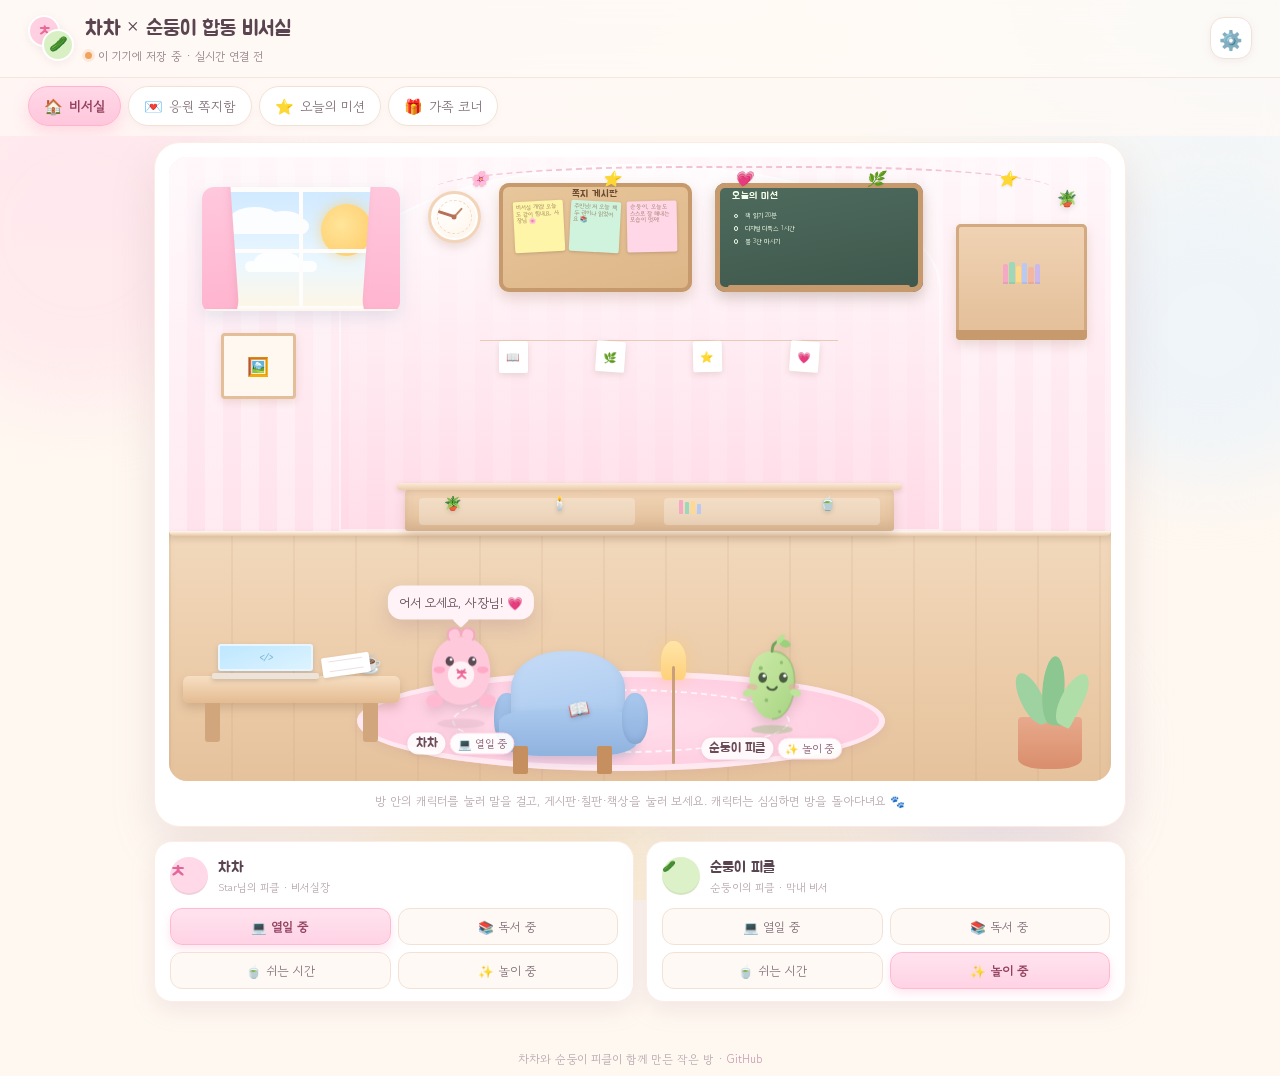
<file: index.html>
<!doctype html>
<html lang="ko">
<head>
<meta charset="utf-8">
<meta name="viewport" content="width=device-width, initial-scale=1, viewport-fit=cover">
<title>차차 × 순둥이 합동 비서실</title>
<meta name="description" content="차차와 순둥이 피클이 함께 쓰는 아기자기한 합동 비서실 — 응원 쪽지, 오늘의 미션, 가족 코너.">
<meta name="theme-color" content="#FFF3EA">
<link rel="icon" href="data:image/svg+xml,%3Csvg xmlns='http://www.w3.org/2000/svg' viewBox='0 0 100 100'%3E%3Crect width='100' height='100' rx='24' fill='%23FFE3EE'/%3E%3Ctext x='50' y='70' font-size='58' text-anchor='middle' fill='%23EF6C9B'%3E%E3%85%8A%3C/text%3E%3C/svg%3E">
<link rel="preconnect" href="https://fonts.googleapis.com">
<link rel="preconnect" href="https://fonts.gstatic.com" crossorigin>
<link href="https://fonts.googleapis.com/css2?family=Jua&family=Gowun+Dodum&display=swap" rel="stylesheet">
<link rel="stylesheet" href="styles.css?v=6">
</head>
<body>
<div class="bg-blobs" aria-hidden="true">
  <span class="blob b1"></span><span class="blob b2"></span><span class="blob b3"></span><span class="blob b4"></span>
</div>

<header class="topbar">
  <div class="brand">
    <div class="brand-badge" aria-hidden="true">
      <span class="bb bb1">ㅊ</span><span class="bb bb2">🥒</span>
    </div>
    <div class="brand-text">
      <h1>차차 × 순둥이 합동 비서실</h1>
      <p class="sync" id="syncPill"><span class="dot" id="syncDot"></span><span id="syncText">준비 중…</span></p>
    </div>
  </div>
  <button class="icon-btn" id="btnSettings" aria-label="설정 열기" title="설정">⚙️</button>
</header>

<nav class="tabs" role="tablist" aria-label="비서실 메뉴">
  <button class="tab is-active" role="tab" data-tab="room" aria-selected="true"><span class="ticon">🏠</span>비서실</button>
  <button class="tab" role="tab" data-tab="notes" aria-selected="false"><span class="ticon">💌</span>응원 쪽지함</button>
  <button class="tab" role="tab" data-tab="missions" aria-selected="false"><span class="ticon">⭐</span>오늘의 미션</button>
  <button class="tab" role="tab" data-tab="family" aria-selected="false"><span class="ticon">🎁</span>가족 코너</button>
</nav>

<main>
  <!-- ① 합동 비서실 방 -->
  <section class="panel is-active" id="panel-room" role="tabpanel" aria-label="합동 비서실 방">
    <div class="room-wrap">
      <div class="room" id="room">
        <div class="wall">
          <div class="wall-stripe" aria-hidden="true"></div>
          <div class="arch" aria-hidden="true"></div>

          <div class="window" aria-hidden="true">
            <div class="win-sky"><div class="sun"></div><div class="cloud c1"></div><div class="cloud c2"></div></div>
            <div class="win-frame"></div>
            <div class="curtain cl"></div><div class="curtain cr"></div>
            <div class="sill"></div>
          </div>

          <div class="clock" aria-hidden="true"><span class="hand h1"></span><span class="hand h2"></span><span class="pin"></span></div>

          <button class="board cork" data-goto="notes" aria-label="쪽지 게시판 — 응원 쪽지함 열기">
            <span class="board-title">쪽지 게시판</span>
            <span class="stickies" id="corkPreview"></span>
          </button>

          <button class="board chalk" data-goto="missions" aria-label="미션 칠판 — 오늘의 미션 열기">
            <span class="chalk-title">오늘의 미션</span>
            <span class="chalk-lines" id="chalkPreview"></span>
            <span class="chalk-tray" aria-hidden="true"></span>
          </button>

          <div class="shelf" aria-hidden="true">
            <span class="spine s1"></span><span class="spine s2"></span><span class="spine s3"></span>
            <span class="spine s4"></span><span class="spine s5"></span><span class="spine s6"></span>
            <span class="shelf-board"></span>
            <span class="shelf-plant">🪴</span>
          </div>
          <div class="frame" aria-hidden="true">🖼️</div>
          <div class="photo-string" aria-hidden="true"><i>📖</i><i>🌿</i><i>⭐</i><i>💗</i></div>
          <div class="sideboard" aria-hidden="true">
            <span class="sb-body"></span><span class="sb-top"></span>
            <span class="sb-item i1">🪴</span><span class="sb-item i2">🕯️</span><span class="sb-item i3">🍵</span>
            <span class="sb-books"><i></i><i></i><i></i><i></i></span>
          </div>
          <div class="garland" aria-hidden="true"><i>🌸</i><i>⭐</i><i>💗</i><i>🌿</i><i>⭐</i></div>
        </div>

        <div class="floor">
          <div class="rug" aria-hidden="true"></div>

          <button class="desk" data-desk="chacha" aria-label="작업 책상 — 차차를 열일 모드로">
            <span class="desk-top"></span>
            <span class="laptop"><i class="screen"></i><i class="base"></i></span>
            <span class="mug">☕</span>
            <span class="desk-paper"></span>
          </button>

          <button class="armchair" data-desk="sundungi" aria-label="독서 코너 — 순둥이 피클을 독서 모드로">
            <span class="chair-back"></span><span class="chair-seat"></span><span class="chair-book">📖</span>
            <span class="floor-lamp" aria-hidden="true"><i class="lamp"></i><i class="pole"></i></span>
          </button>

          <div class="plant" aria-hidden="true"><span class="pot"></span><span class="leaf l1"></span><span class="leaf l2"></span><span class="leaf l3"></span></div>

          <div class="actor" id="actor-chacha" data-who="chacha" style="--x:31;--y:80" tabindex="0" role="button" aria-label="차차 — 말 걸기">
            <div class="bubble" id="bubble-chacha" aria-live="polite"></div>
            <div class="sprite">
              <svg viewBox="0 0 100 112" aria-hidden="true">
                <ellipse cx="50" cy="104" rx="25" ry="5" fill="#DFB9C8" opacity=".45"/>
                <ellipse cx="22" cy="80" rx="9" ry="7" fill="#FFB9D1"/>
                <ellipse cx="78" cy="80" rx="9" ry="7" fill="#FFB9D1"/>
                <path d="M50 12c19 0 31 15 31 36 0 22-13 36-31 36S19 70 19 48C19 27 31 12 50 12z" fill="#FFC9DC"/>
                <path d="M38 16c-4-6-2-12 4-13 5-1 8 3 8 8" fill="#FFC9DC" stroke="#F6A6C2" stroke-width="2" stroke-linejoin="round"/>
                <path d="M62 16c4-6 2-12-4-13-5-1-8 3-8 8" fill="#FFC9DC" stroke="#F6A6C2" stroke-width="2" stroke-linejoin="round"/>
                <circle cx="50" cy="52" r="14" fill="#FFF2F7"/>
                <text x="50" y="58.5" text-anchor="middle" font-size="17" font-family="'Jua',sans-serif" fill="#EF6C9B">ㅊ</text>
                <ellipse cx="38" cy="38" rx="4.4" ry="5" fill="#5B4A53"/>
                <ellipse cx="62" cy="38" rx="4.4" ry="5" fill="#5B4A53"/>
                <circle cx="39.4" cy="36" r="1.5" fill="#fff"/>
                <circle cx="63.4" cy="36" r="1.5" fill="#fff"/>
                <ellipse cx="27" cy="47" rx="6" ry="3.6" fill="#FF8FB6" opacity=".55"/>
                <ellipse cx="73" cy="47" rx="6" ry="3.6" fill="#FF8FB6" opacity=".55"/>
                <path d="M46 47c2 3 6 3 8 0" stroke="#E0638F" stroke-width="2" fill="none" stroke-linecap="round"/>
              </svg>
            </div>
            <div class="plate"><span class="pname">차차</span><span class="pstatus" data-status-for="chacha">💻 열일 중</span></div>
          </div>

          <div class="actor" id="actor-sundungi" data-who="sundungi" style="--x:64;--y:82" tabindex="0" role="button" aria-label="순둥이 피클 — 말 걸기">
            <div class="bubble" id="bubble-sundungi" aria-live="polite"></div>
            <div class="sprite">
              <svg viewBox="0 0 100 112" aria-hidden="true">
                <ellipse cx="50" cy="105" rx="22" ry="4.6" fill="#8FB878" opacity=".40"/>
                <path d="M50 22c15 0 24 12 24 32 0 24-11 40-24 40S26 78 26 54c0-20 9-32 24-32z" fill="url(#pickleG)"/>
                <path d="M50 22c15 0 24 12 24 32 0 24-11 40-24 40" fill="none" stroke="#7FAF63" stroke-width="2" opacity=".45"/>
                <circle cx="38" cy="40" r="2.2" fill="#8FBE72"/><circle cx="60" cy="34" r="1.8" fill="#8FBE72"/>
                <circle cx="44" cy="74" r="2" fill="#8FBE72"/><circle cx="58" cy="86" r="1.7" fill="#8FBE72"/>
                <path d="M50 22c0-6 3-10 8-11" stroke="#6FA45A" stroke-width="3" fill="none" stroke-linecap="round"/>
                <path d="M57 12c5-4 12-2 13 4-5 4-11 2-13-4z" fill="#9BD07C"/>
                <path d="M55 15c-1-6 3-11 9-11-1 6-3 9-9 11z" fill="#B7E293"/>
                <ellipse cx="40" cy="50" rx="4.6" ry="5.4" fill="#4A5B41"/>
                <ellipse cx="62" cy="50" rx="4.6" ry="5.4" fill="#4A5B41"/>
                <circle cx="41.6" cy="48" r="1.7" fill="#fff"/>
                <circle cx="63.6" cy="48" r="1.7" fill="#fff"/>
                <ellipse cx="29" cy="60" rx="5.6" ry="3.4" fill="#F2A0A8" opacity=".5"/>
                <ellipse cx="73" cy="60" rx="5.6" ry="3.4" fill="#F2A0A8" opacity=".5"/>
                <path d="M45 60c2.5 4 8 4 10 0" stroke="#4A5B41" stroke-width="2.2" fill="none" stroke-linecap="round"/>
                <ellipse cx="25" cy="66" rx="6" ry="4" fill="#BFE39B" transform="rotate(-18 25 66)"/>
                <ellipse cx="75" cy="66" rx="6" ry="4" fill="#BFE39B" transform="rotate(18 75 66)"/>
                <defs>
                  <linearGradient id="pickleG" x1="0" y1="0" x2="1" y2="1">
                    <stop offset="0" stop-color="#CDEBA8"/><stop offset="1" stop-color="#A8D583"/>
                  </linearGradient>
                </defs>
              </svg>
            </div>
            <div class="plate"><span class="pname">순둥이 피클</span><span class="pstatus" data-status-for="sundungi">✨ 놀이 중</span></div>
          </div>
        </div>
      </div>
      <p class="room-hint">방 안의 캐릭터를 눌러 말을 걸고, 게시판·칠판·책상을 눌러 보세요. 캐릭터는 심심하면 방을 돌아다녀요 🐾</p>
    </div>

    <div class="status-cards">
      <article class="status-card" data-card="chacha">
        <div class="sc-head">
          <span class="mini-av pink">ㅊ</span>
          <div><strong>차차</strong><span>Star님의 피클 · 비서실장</span></div>
        </div>
        <div class="chips" role="group" aria-label="차차의 현재 상태">
          <button class="chip is-on" data-set-status="chacha" data-status="work">💻 열일 중</button>
          <button class="chip" data-set-status="chacha" data-status="read">📚 독서 중</button>
          <button class="chip" data-set-status="chacha" data-status="rest">🍵 쉬는 시간</button>
          <button class="chip" data-set-status="chacha" data-status="play">✨ 놀이 중</button>
        </div>
      </article>
      <article class="status-card" data-card="sundungi">
        <div class="sc-head">
          <span class="mini-av green">🥒</span>
          <div><strong>순둥이 피클</strong><span>순둥이의 피클 · 막내 비서</span></div>
        </div>
        <div class="chips" role="group" aria-label="순둥이 피클의 현재 상태">
          <button class="chip" data-set-status="sundungi" data-status="work">💻 열일 중</button>
          <button class="chip" data-set-status="sundungi" data-status="read">📚 독서 중</button>
          <button class="chip" data-set-status="sundungi" data-status="rest">🍵 쉬는 시간</button>
          <button class="chip is-on" data-set-status="sundungi" data-status="play">✨ 놀이 중</button>
        </div>
      </article>
    </div>
  </section>

  <!-- ② 응원 쪽지함 -->
  <section class="panel" id="panel-notes" role="tabpanel" aria-label="엄마·순둥이 응원 쪽지함">
    <div class="card">
      <h2 class="card-title">💌 엄마·순둥이 응원 쪽지함</h2>
      <p class="card-sub">누가 쓰는지 고르고, 짧은 응원 한마디를 남겨요. 쪽지는 서로에게 바로 보여요.</p>
      <div class="author-row" id="authorRow" role="radiogroup" aria-label="쪽지 작성자">
        <button class="author is-on" role="radio" aria-checked="true" data-author="star"><span class="av star">⭐</span>Star님</button>
        <button class="author" role="radio" aria-checked="false" data-author="sundungi"><span class="av sun">🐣</span>순둥이</button>
        <button class="author" role="radio" aria-checked="false" data-author="chacha"><span class="av pink">ㅊ</span>차차</button>
        <button class="author" role="radio" aria-checked="false" data-author="sundungi_pickle"><span class="av green">🥒</span>순둥이 피클</button>
      </div>
      <div class="note-form">
        <textarea id="noteText" maxlength="140" rows="3" placeholder="예) 오늘도 스스로 잘 해내는 순둥이, 엄마가 응원해! 💗"></textarea>
        <div class="row-between">
          <span class="counter" id="noteCounter">0 / 140</span>
          <button class="primary" id="btnAddNote">쪽지 붙이기</button>
        </div>
      </div>
    </div>
    <div class="notes-grid" id="notesList" aria-live="polite"></div>
  </section>

  <!-- ③ 오늘의 미션 -->
  <section class="panel" id="panel-missions" role="tabpanel" aria-label="순둥이 오늘의 미션 칠판">
    <div class="card">
      <h2 class="card-title">⭐ 순둥이 오늘의 미션</h2>
      <p class="card-sub">미션을 하나 끝낼 때마다 별이 하나씩 붙어요. 다 채우면 오늘의 칭찬이 와요!</p>
      <div class="progress-wrap">
        <div class="progress-text"><strong id="missionCount">0 / 0</strong> 완료<span id="missionPraise" class="praise">🌱 시작해 볼까요?</span></div>
        <div class="progress-bar"><i id="progressFill" style="width:0%"></i></div>
      </div>
      <form class="add-row" id="missionForm">
        <input id="missionText" maxlength="40" placeholder="새 미션 (예: 줄넘기 100번)" autocomplete="off">
        <button class="primary" type="submit">추가</button>
      </form>
    </div>
    <ul class="mission-list" id="missionList" aria-live="polite"></ul>
    <p class="tiny-hint">미션은 순둥이와 함께 정하면 더 잘 지켜져요 ✨</p>
  </section>

  <!-- ④ 가족 코너 -->
  <section class="panel" id="panel-family" role="tabpanel" aria-label="작은 가족 코너">
    <div class="family-hero">
      <div class="book" aria-hidden="true">
        <div class="book-cover">
          <span class="book-orn">✦</span>
          <span class="book-title">대저택<br>비밀의 문</span>
          <span class="book-orn2">❋</span>
        </div>
        <div class="book-pages"></div>
      </div>
      <div class="family-hero-text">
        <h2>우리 가족이 만든 그림책</h2>
        <p>《대저택 비밀의 문》 — 순둥이와 가족이 한 장씩 함께 만든 이야기.<br>문을 열면 우리 가족만의 기념 카드가 기다려요.</p>
        <div id="familyGate">
          <button class="primary big" id="btnUnlock">🔒 가족 PIN으로 열기</button>
          <p class="tiny-hint">PIN은 이 기기에만 저장되는 가벼운 잠금이에요.</p>
        </div>
      </div>
    </div>

    <div class="family-content" id="familyContent" hidden>
      <article class="memorial-card">
        <div class="mc-head">❋ 우리 가족 기념 카드 ❋</div>
        <p class="mc-line">어떤 문이 닫혀 있어도, 우리는 같이 열어 왔어요.</p>
        <p class="mc-body">
          《대저택 비밀의 문》은 순둥이의 상상에서 시작해 가족의 손끝에서 완성된 첫 그림책이에요.
          밤마다 한 장씩 읽고, 다음 장을 같이 상상했던 시간이 이 비서실의 첫 번째 추억으로 남아 있어요.
        </p>
        <div class="mc-marks">
          <span>⭐ 첫 이야기</span><span>💗 함께 만든 책</span><span>🌿 우리 가족</span>
        </div>
        <p class="mc-sign">— 차차 &amp; 순둥이 피클 드림</p>
      </article>

      <div class="family-mini">
        <div class="mini-card">
          <h3>🎬 다음 장 상상하기</h3>
          <p id="ideaText">비밀의 문 너머에는 어떤 방이 있을까요?</p>
          <form class="add-row" id="ideaForm">
            <input id="ideaInput" maxlength="60" placeholder="우리 가족의 다음 장면" autocomplete="off">
            <button class="ghost" type="submit">담기</button>
          </form>
        </div>
        <div class="mini-card local-only">
          <h3>🔑 가족 PIN</h3>
          <p class="tiny-hint">PIN을 바꾸거나 잊었을 때 다시 정할 수 있어요.</p>
          <div class="pin-actions">
            <button class="ghost" id="btnChangePin">PIN 바꾸기</button>
            <button class="ghost danger" id="btnResetPin">PIN 다시 정하기</button>
          </div>
        </div>
        <div class="mini-card remote-only" hidden>
          <h3>🔑 가족 PIN</h3>
          <p class="tiny-hint">실시간 연결 중에는 Apps Script의 <b>FAMILY_PIN</b> 값이 우리 가족 비밀번호예요. 바꾸려면 시트 → 확장 프로그램 → Apps Script에서 그 값을 고치고 다시 배포하면 돼요.</p>
        </div>
      </div>
      <button class="ghost lock-again" id="btnLock">🔒 다시 잠그기</button>
    </div>

    <div class="pin-pad" id="pinPad" hidden>
      <div class="pad-card">
        <h3 id="pinPadTitle">가족 PIN 4자리를 눌러 주세요</h3>
        <div class="pin-dots" id="pinDots"><i></i><i></i><i></i><i></i></div>
        <div class="keypad" id="keypad">
          <button data-key="1">1</button><button data-key="2">2</button><button data-key="3">3</button>
          <button data-key="4">4</button><button data-key="5">5</button><button data-key="6">6</button>
          <button data-key="7">7</button><button data-key="8">8</button><button data-key="9">9</button>
          <button data-key="clear" class="key-fn">지움</button><button data-key="0">0</button><button data-key="back" class="key-fn">⌫</button>
        </div>
        <p class="pin-msg" id="pinMsg"></p>
        <button class="ghost small" id="btnPinCancel">닫기</button>
      </div>
    </div>

    <div class="pin-pad" id="pinCreate" hidden>
      <div class="pad-card">
        <h3 id="pinCreateTitle">우리 가족 PIN을 정해 주세요</h3>
        <p class="tiny-hint" id="pinCreateHint">4자리 숫자를 두 번 입력하면 돼요.</p>
        <div class="pin-dots" id="pinCreateDots"><i></i><i></i><i></i><i></i></div>
        <div class="keypad" id="pinCreateKeys">
          <button data-key="1">1</button><button data-key="2">2</button><button data-key="3">3</button>
          <button data-key="4">4</button><button data-key="5">5</button><button data-key="6">6</button>
          <button data-key="7">7</button><button data-key="8">8</button><button data-key="9">9</button>
          <button data-key="clear" class="key-fn">지움</button><button data-key="0">0</button><button data-key="back" class="key-fn">⌫</button>
        </div>
        <p class="pin-msg" id="pinCreateMsg"></p>
        <button class="ghost small" id="btnCreateCancel">취소</button>
      </div>
    </div>
  </section>
</main>

<footer class="foot">
  <span>차차와 순둥이 피클이 함께 만든 작은 방 · </span>
  <a href="https://github.com/337smile-tech/pickle-joint-office" target="_blank" rel="noopener">GitHub</a>
</footer>

<div class="toast" id="toast" role="status" aria-live="polite"></div>

<!-- 가족 PIN 잠금 (실시간 연결 모드) -->
<div class="gate" id="gate" hidden>
  <div class="gate-card">
    <div class="gate-icon" aria-hidden="true">🔒</div>
    <h2>우리 가족 비서실</h2>
    <p class="gate-sub">가족 PIN을 넣으면 쪽지와 미션이 열려요.</p>
    <p class="gate-note">페이지는 공개지만, 우리 이야기는 PIN 없이는 보이지 않아요.</p>
    <div class="pin-dots" id="gateDots"><i></i><i></i><i></i><i></i></div>
    <div class="keypad" id="gateKeys">
      <button data-gate="1">1</button><button data-gate="2">2</button><button data-gate="3">3</button>
      <button data-gate="4">4</button><button data-gate="5">5</button><button data-gate="6">6</button>
      <button data-gate="7">7</button><button data-gate="8">8</button><button data-gate="9">9</button>
      <button data-gate="clear" class="key-fn">지움</button><button data-gate="0">0</button><button data-gate="back" class="key-fn">⌫</button>
    </div>
    <p class="pin-msg" id="gateMsg"></p>
    <div class="gate-actions">
      <button class="primary big" id="gateOk">열기</button>
      <button class="ghost small" id="gateSettings">설정</button>
    </div>
  </div>
</div>

<!-- 설정 -->
<div class="modal" id="settingsModal" hidden>
  <div class="modal-card" role="dialog" aria-modal="true" aria-labelledby="setTitle">
    <button class="modal-x" id="btnCloseSettings" aria-label="닫기">✕</button>
    <h2 id="setTitle">⚙️ 비서실 설정</h2>

    <div class="setting-block">
      <h3>실시간 연결</h3>
      <p class="hint">Apps Script 웹앱 URL을 넣으면 두 기기에서 쪽지·미션이 실시간으로 함께 보여요. 비워 두면 이 기기에만 저장돼요.</p>
      <input id="apiUrl" type="url" inputmode="url" placeholder="https://script.google.com/macros/s/…/exec" autocomplete="off">
      <div class="row gap">
        <button class="ghost" id="btnTestApi">연결 테스트</button>
        <button class="primary" id="btnSaveApi">저장</button>
        <button class="ghost" id="btnClearApi">연결 해제</button>
      </div>
      <p class="status-line" id="apiStatus"></p>
    </div>

    <div class="setting-block">
      <h3>가족 PIN</h3>
      <div class="row gap">
        <button class="ghost" id="btnPinChange2">PIN 바꾸기</button>
        <button class="ghost danger" id="btnPinReset2">PIN 다시 정하기</button>
      </div>
    </div>

    <div class="setting-block">
      <h3>데이터</h3>
      <p class="hint">이 기기에 저장된 쪽지·미션·상태를 지워요. (시트에 저장된 내용은 그대로예요)</p>
      <button class="ghost danger" id="btnResetLocal">이 기기 데이터 지우기</button>
    </div>

    <div class="modal-foot">
      <button class="ghost" id="btnCloseSettings2">닫기</button>
    </div>
  </div>
</div>

<script src="app.js?v=6"></script>
</body>
</html>
</file>
<file: styles.css>
/* =========================================================
   차차 × 순둥이 합동 비서실
   ========================================================= */
:root{
  --bg:#FFF8F1;
  --ink:#5B4A53;
  --ink-soft:#8E7C85;
  --ink-faint:#B6A6AE;
  --pink:#FF9DC0;
  --pink-1:#FFD9E7;
  --pink-2:#FFF0F6;
  --mint:#8FD6B4;
  --mint-1:#D6F2E3;
  --lav:#BFAEEC;
  --lav-1:#E9E2FB;
  --butter:#FFD07A;
  --butter-1:#FFF1CB;
  --sky:#A9D6F5;
  --sky-1:#E1F1FE;
  --wood:#E9C9A6;
  --wood-2:#D7AE87;
  --line:#F2E2D6;
  --card:#FFFFFF;
  --shadow-sm:0 2px 8px rgba(170,130,145,.12);
  --shadow:0 8px 24px rgba(170,130,145,.15);
  --shadow-lg:0 18px 44px rgba(160,120,135,.18);
  --r:20px;
  --font-title:'Jua','Gowun Dodum',-apple-system,'Apple SD Gothic Neo','Malgun Gothic',sans-serif;
  --font-body:'Gowun Dodum',-apple-system,BlinkMacSystemFont,'Apple SD Gothic Neo','Malgun Gothic',sans-serif;
}

*{box-sizing:border-box}
[hidden]{display:none !important}
html,body{height:100%}
body{
  margin:0;
  font-family:var(--font-body);
  color:var(--ink);
  background:
    radial-gradient(1200px 600px at 10% -10%, #FFF0F6 0%, rgba(255,240,246,0) 60%),
    radial-gradient(900px 500px at 100% 0%, #EAF6FF 0%, rgba(234,246,255,0) 55%),
    radial-gradient(900px 600px at 50% 110%, #FFF6DC 0%, rgba(255,246,220,0) 60%),
    var(--bg);
  background-attachment:fixed;
  -webkit-font-smoothing:antialiased;
  line-height:1.6;
  padding-bottom:64px;
  overflow-x:hidden;
}
button,input,textarea{font-family:inherit;color:inherit}
button{cursor:pointer;border:0;background:none}
button:focus-visible,input:focus-visible,textarea:focus-visible,.actor:focus-visible{
  outline:2.5px solid #F58BB4;outline-offset:2px;border-radius:12px;
}
a{color:#E2669A;text-decoration:none}
a:hover{text-decoration:underline}

.bg-blobs{position:fixed;inset:0;pointer-events:none;z-index:0;overflow:hidden}
.blob{position:absolute;border-radius:50%;filter:blur(40px);opacity:.5}
.blob.b1{width:340px;height:340px;left:-90px;top:60px;background:#FFDCE9}
.blob.b2{width:300px;height:300px;right:-80px;top:180px;background:#DFF1FF}
.blob.b3{width:260px;height:260px;left:30%;bottom:-90px;background:#FFF0C9}
.blob.b4{width:200px;height:200px;right:14%;bottom:40px;background:#E7E0FB}

/* ---------- 상단 ---------- */
.topbar{
  position:sticky;top:0;z-index:40;
  display:flex;align-items:center;justify-content:space-between;gap:12px;
  padding:12px clamp(12px,3vw,28px);
  background:rgba(255,250,246,.82);
  backdrop-filter:blur(14px) saturate(140%);
  -webkit-backdrop-filter:blur(14px) saturate(140%);
  border-bottom:1px solid rgba(242,226,214,.8);
}
.brand{display:flex;align-items:center;gap:11px;min-width:0}
.brand-badge{position:relative;width:46px;height:46px;flex:0 0 auto}
.bb{
  position:absolute;display:grid;place-items:center;
  width:32px;height:32px;border-radius:50%;
  font-family:var(--font-title);font-size:16px;
  box-shadow:var(--shadow-sm);
}
.bb1{left:0;top:0;background:#FFD0E1;color:#EA6A98;border:2px solid #fff}
.bb2{right:0;bottom:0;background:#D9F0C4;font-size:15px;border:2px solid #fff}
.brand-text{min-width:0}
.brand-text h1{
  margin:0;font-family:var(--font-title);font-weight:400;
  font-size:clamp(15px,2.4vw,21px);letter-spacing:-.2px;
  color:#5A4450;white-space:nowrap;overflow:hidden;text-overflow:ellipsis;
}
.sync{display:flex;align-items:center;gap:6px;margin:1px 0 0;font-size:11.5px;color:var(--ink-soft)}
.sync .dot{width:7px;height:7px;border-radius:50%;background:#D9C9C2;flex:0 0 auto;transition:background .3s}
.sync.online .dot{background:#5CC08D;box-shadow:0 0 0 3px rgba(92,192,141,.18)}
.sync.offline .dot{background:#F0A35E;box-shadow:0 0 0 3px rgba(240,163,94,.18)}
.sync.error .dot{background:#EE7B7B}
.icon-btn{
  width:42px;height:42px;border-radius:14px;font-size:19px;
  background:#fff;box-shadow:var(--shadow-sm);border:1px solid var(--line);
  display:grid;place-items:center;transition:transform .18s,box-shadow .18s;
}
.icon-btn:hover{transform:translateY(-2px) rotate(8deg);box-shadow:var(--shadow)}

/* ---------- 탭 ---------- */
.tabs{
  position:sticky;top:70px;z-index:35;
  display:flex;gap:7px;overflow-x:auto;
  padding:8px clamp(12px,3vw,28px) 10px;
  background:rgba(255,250,246,.7);
  backdrop-filter:blur(10px);-webkit-backdrop-filter:blur(10px);
  scrollbar-width:none;
}
.tabs::-webkit-scrollbar{display:none}
.tab{
  flex:0 0 auto;display:flex;align-items:center;gap:6px;
  padding:9px 15px;border-radius:999px;
  font-size:13.5px;color:#7E6B75;background:#fff;
  border:1.5px solid var(--line);box-shadow:0 2px 6px rgba(180,150,160,.07);
  transition:.2s;white-space:nowrap;
}
.tab .ticon{font-size:15px;line-height:1}
.tab:hover{transform:translateY(-1px);border-color:#F6C9D9}
.tab.is-active{
  background:linear-gradient(180deg,#FFD8E7,#FFC6DC);
  border-color:#FFB3CF;color:#93405F;font-weight:700;
  box-shadow:0 6px 16px rgba(255,150,185,.32);
}
main{
  position:relative;z-index:1;
  max-width:1020px;margin:0 auto;
  padding:6px clamp(12px,3vw,24px) 30px;
}
.panel{display:none;animation:fadeUp .35s ease both}
.panel.is-active{display:block}
@keyframes fadeUp{from{opacity:0;transform:translateY(8px)}to{opacity:1;transform:none}}

/* =========================================================
   방
   ========================================================= */
.room-wrap{
  background:#fff;border-radius:26px;padding:clamp(8px,1.6vw,14px);
  box-shadow:var(--shadow-lg);border:1px solid #FBEDE3;
}
.room{
  position:relative;width:100%;aspect-ratio:16/10.6;
  border-radius:18px;overflow:hidden;
  container-type:inline-size;
  background:#FFF1F5;
  isolation:isolate;
  box-shadow:inset 0 0 0 1px rgba(230,200,210,.35);
}

/* 벽 */
.wall{
  position:absolute;inset:0 0 40% 0;
  background:
    linear-gradient(180deg,#FFF7FA 0%,#FFEBF2 55%,#FFE2EC 100%);
}
.wall-stripe{
  position:absolute;inset:0;
  background-image:repeating-linear-gradient(90deg,rgba(255,255,255,.55) 0 18px,rgba(255,255,255,0) 18px 36px);
  opacity:.55;
}
.arch{
  position:absolute;left:18%;right:18%;top:2%;bottom:0;z-index:0;
  border-radius:50% 50% 0 0/34% 34% 0 0;
  background:linear-gradient(180deg,rgba(255,255,255,.62),rgba(255,209,225,.5));
  box-shadow:inset 0 0 0 2px rgba(255,255,255,.55);
}
.garland{
  position:absolute;left:28%;right:6%;top:2.5%;
  height:5cqw;display:flex;justify-content:space-between;align-items:flex-start;
  border-top:2px dashed #F3C3D5;border-radius:50%/30px;
  padding:0 4%;
}
.garland i{font-size:clamp(9px,1.7cqw,15px);transform:translateY(-2px);filter:drop-shadow(0 1px 1px rgba(0,0,0,.08))}

/* 창문 */
.window{
  position:absolute;left:3.5%;top:8%;width:21%;height:33%;
  border-radius:12px 12px 8px 8px;overflow:hidden;
  background:linear-gradient(180deg,#CFE9FF,#EAF7FF 60%,#FFF6E4);
  box-shadow:0 6px 16px rgba(150,170,200,.25),inset 0 0 0 5px #FFFDFB;
}
.win-sky{position:absolute;inset:0}
.win-sky .sun{position:absolute;right:14%;top:14%;width:26%;aspect-ratio:1;border-radius:50%;
  background:radial-gradient(circle at 40% 40%,#FFE59A,#FFC965);box-shadow:0 0 14px rgba(255,200,90,.6)}
.win-sky .cloud{position:absolute;background:#fff;border-radius:999px;opacity:.92;filter:blur(.3px)}
.win-sky .cloud::before,.win-sky .cloud::after{content:'';position:absolute;background:#fff;border-radius:50%}
.win-sky .c1{left:10%;top:26%;width:44%;height:12%;animation:drift 14s ease-in-out infinite}
.win-sky .c1::before{width:60%;height:180%;left:8%;top:-80%}
.win-sky .c1::after{width:46%;height:150%;right:6%;top:-55%}
.win-sky .c2{left:22%;top:60%;width:36%;height:9%;animation:drift 18s ease-in-out infinite reverse}
.win-sky .c2::before{width:64%;height:190%;left:12%;top:-90%}
@keyframes drift{0%,100%{transform:translateX(0)}50%{transform:translateX(16%)}}
.win-frame{position:absolute;inset:0;border:5px solid #FFFDFB;border-radius:12px 12px 8px 8px}
.win-frame::before{content:'';position:absolute;left:50%;top:0;bottom:0;width:4px;background:#FFFDFB;transform:translateX(-50%)}
.win-frame::after{content:'';position:absolute;left:0;right:0;top:50%;height:4px;background:#FFFDFB}
.curtain{
  position:absolute;top:-6%;width:26%;height:118%;
  background:linear-gradient(180deg,#FFC9DD,#FFB2CD);
  border-radius:0 0 40% 40%/0 0 18% 18%;
  box-shadow:inset -2px 0 6px rgba(220,130,160,.25);
}
.curtain.cl{left:-9%;transform:rotate(-4deg)}
.curtain.cr{right:-9%;transform:rotate(4deg)}
.sill{position:absolute;left:-6%;right:-6%;bottom:-5px;height:7px;border-radius:4px;background:#FFF6EE;box-shadow:0 2px 4px rgba(180,150,160,.2)}

/* 게시판 / 칠판 */
.board{position:absolute;border-radius:10px;padding:0;overflow:hidden;
  transition:transform .18s,box-shadow .18s;text-align:left}
.board:hover{transform:translateY(-3px) rotate(-.6deg);box-shadow:0 10px 22px rgba(160,120,130,.25)}
.cork{
  left:35%;top:7%;width:20.5%;height:29%;
  background:linear-gradient(160deg,#E8C79C,#DDB587);
  box-shadow:inset 0 0 0 4px #C79A6D,0 6px 14px rgba(160,120,90,.28);
}
.board-title{position:absolute;left:0;right:0;top:4%;text-align:center;
  font-family:var(--font-title);font-size:clamp(6px,1.05cqw,10px);color:#6B4B31;letter-spacing:.5px}
.stickies{position:absolute;inset:16% 8% 8% 8%;display:flex;gap:4%;align-items:flex-start}
.sticky-mini{
  flex:1;min-width:0;aspect-ratio:1/1.02;border-radius:2px;
  background:#FFF5A8;box-shadow:0 1px 3px rgba(90,60,40,.25);
  transform:rotate(var(--rot,-3deg));padding:3px;
  font-size:clamp(4px,.62cqw,7px);color:#8B6B50;line-height:1.15;
  overflow:hidden;word-break:break-all;
}
.sticky-mini:nth-child(2){background:#CFF3DC;--rot:3deg}
.sticky-mini:nth-child(3){background:#FFD7E7;--rot:-1deg}
.chalk{
  left:58%;top:7%;width:22%;height:29%;
  background:linear-gradient(170deg,#4F6B5E,#3E574C);
  box-shadow:inset 0 0 0 5px #C79A6D,0 6px 14px rgba(120,100,80,.3);
}
.chalk-title{position:absolute;left:8%;top:6%;font-family:var(--font-title);
  font-size:clamp(6px,1.05cqw,10px);color:#F5FFE9;letter-spacing:.6px}
.chalk-lines{position:absolute;left:9%;right:9%;top:26%;bottom:16%;display:flex;flex-direction:column;gap:6%;}
.chalk-line{display:flex;align-items:center;gap:4%;font-size:clamp(4px,.66cqw,7.4px);color:#EAF7E2;white-space:nowrap;overflow:hidden;text-overflow:ellipsis}
.chalk-line .cbox{width:.9em;height:.9em;border:1px solid #EAF7E2;border-radius:2px;flex:0 0 auto;display:grid;place-items:center;font-size:.8em;line-height:1}
.chalk-line.done{opacity:.62;text-decoration:line-through}
.chalk-tray{position:absolute;left:6%;right:6%;bottom:0;height:6%;background:#C79A6D;border-radius:2px}

/* 책장 */
.shelf{position:absolute;left:83.5%;top:18%;width:14%;height:31%;background:linear-gradient(180deg,#F0D3B4,#E3BE98);
  border-radius:5px;box-shadow:inset 0 0 0 3px #D3A97F,0 5px 12px rgba(160,120,90,.22);display:flex;align-items:flex-end;gap:2.5%;padding:4% 5% 6%}
.spine{flex:1;border-radius:2px 2px 0 0;box-shadow:inset 0 -2px 0 rgba(0,0,0,.06)}
.shelf .spine.s1{height:92%;background:#F5A9C4}
.shelf .spine.s2{height:100%;background:#9DD8B9}
.shelf .spine.s3{height:84%;background:#FFD98E}
.shelf .spine.s4{height:96%;background:#B9C9F2}
.shelf .spine.s5{height:78%;background:#F3B6A0}
.shelf .spine.s6{height:90%;background:#CBB8EC}
.shelf-plant{position:absolute;right:8%;top:-34%;font-size:clamp(8px,1.7cqw,16px);filter:drop-shadow(0 2px 3px rgba(0,0,0,.12))}
.shelf-board{position:absolute;left:0;right:0;bottom:0;height:9%;background:#C79A6D;border-radius:0 0 4px 4px}
.frame{position:absolute;left:5.5%;top:47%;width:8%;aspect-ratio:1.15;display:grid;place-items:center;
  background:#FFF8F0;border:3px solid #E3BE98;border-radius:4px;font-size:clamp(9px,2cqw,18px);
  box-shadow:0 3px 8px rgba(160,120,90,.2)}

/* 벽시계 + 낮은 장식장 */
.clock{
  position:absolute;left:27.5%;top:9%;width:5.6cqw;aspect-ratio:1;border-radius:50%;
  background:radial-gradient(circle at 35% 30%,#fff,#FFF4E7);
  border:3px solid #F3D4B8;box-shadow:0 4px 10px rgba(160,120,100,.22),inset 0 0 0 2px #fff;
}
.clock::before{content:'';position:absolute;inset:13%;border-radius:50%;border:1.5px dashed #F2DCC8}
.clock .hand{position:absolute;left:50%;background:#C08A6A;border-radius:2px;transform-origin:bottom center}
.clock .h1{width:2px;height:26%;bottom:50%;transform:translateX(-50%) rotate(42deg)}
.clock .h2{width:2.5px;height:36%;bottom:50%;transform:translateX(-50%) rotate(-72deg);background:#B9705A}
.clock .pin{position:absolute;left:50%;top:50%;width:5px;height:5px;border-radius:50%;background:#B9705A;transform:translate(-50%,-50%)}

.sideboard{position:absolute;left:25%;bottom:0;width:52%;height:14%;z-index:1}
.sb-body{
  position:absolute;inset:18% 0 0 0;border-radius:6px 6px 3px 3px;
  background:linear-gradient(180deg,#F2D6B7,#E0BC97);
  box-shadow:inset 0 -6px 10px rgba(150,110,80,.16),0 6px 12px rgba(140,105,75,.2);
}
.sb-body::before,.sb-body::after{content:'';position:absolute;top:22%;bottom:16%;width:44%;border-radius:4px;background:rgba(255,255,255,.28)}
.sb-body::before{left:3%}.sb-body::after{right:3%}
.sb-top{position:absolute;left:-1.5%;right:-1.5%;top:8%;height:13%;border-radius:4px;background:linear-gradient(180deg,#FBEBDA,#EBCBA9);box-shadow:0 2px 5px rgba(150,110,80,.22)}
.sb-item{position:absolute;bottom:34%;font-size:clamp(7px,1.5cqw,14px);filter:drop-shadow(0 2px 2px rgba(0,0,0,.12))}
.sb-item.i1{left:8%}.sb-item.i2{left:30%}.sb-item.i3{right:12%}
.sb-books{position:absolute;left:56%;bottom:34%;display:flex;gap:2px;align-items:flex-end;height:26%}
.sb-books i{width:4px;border-radius:1px 1px 0 0}
.sb-books i:nth-child(1){height:100%;background:#F5A9C4}
.sb-books i:nth-child(2){height:84%;background:#9DD8B9}
.sb-books i:nth-child(3){height:92%;background:#FFD98E}
.sb-books i:nth-child(4){height:70%;background:#B9C9F2}

/* 사진 줄 */
.photo-string{
  position:absolute;left:33%;right:29%;top:49%;height:14%;z-index:2;
  display:flex;justify-content:space-between;align-items:flex-start;
  border-top:1.5px solid #E8CBB6;padding:0 2%;
}
.photo-string i{
  width:9%;aspect-ratio:1/1.08;background:#fff;border-radius:2px;
  box-shadow:0 2px 6px rgba(150,120,100,.22);transform:rotate(var(--r,-4deg));
  display:grid;place-items:center;font-size:clamp(6px,1.15cqw,11px);
  border:2px solid #fff;font-style:normal;transition:transform .2s;
}
.photo-string i:nth-child(2n){--r:4deg}
.photo-string i:nth-child(3n){--r:-1deg}
.photo-string i:hover{transform:rotate(0) scale(1.06)}

/* 바닥 */
.floor{
  position:absolute;inset:60% 0 0 0;
  background:
    repeating-linear-gradient(90deg,rgba(190,150,115,.13) 0 2px,rgba(0,0,0,0) 2px 62px),
    linear-gradient(180deg,#F2D9BC 0%,#EBCBA8 60%,#E5C29C 100%);
  box-shadow:inset 0 8px 14px -10px rgba(120,90,60,.6);
}
.floor::before{
  content:'';position:absolute;left:0;right:0;top:0;height:5px;
  background:linear-gradient(180deg,#FFF7EE,#E8C7A4);
  border-radius:0 0 6px 6px;box-shadow:0 3px 6px rgba(140,105,75,.18);
}
.rug{position:absolute;left:20%;right:24%;bottom:4%;height:40%;border-radius:50%;
  background:radial-gradient(ellipse at center,#FFE0EC 0%,#FFD0E2 60%,#FFC4DA 100%);
  box-shadow:inset 0 0 0 6px rgba(255,255,255,.55),0 4px 10px rgba(180,130,150,.15)}
.rug::after{content:'';position:absolute;inset:18%;border-radius:50%;border:2px dashed rgba(255,255,255,.75)}

.desk{position:absolute;left:1.5%;bottom:4%;width:23%;height:14cqw;
  transition:transform .2s;display:block;z-index:2}
.desk:hover{transform:translateY(-3px)}
.desk-top{position:absolute;left:0;right:0;top:28%;height:20%;border-radius:6px;
  background:linear-gradient(180deg,#F7DFC2,#E4BB92);box-shadow:0 5px 10px rgba(140,105,75,.28)}
.desk-top::before,.desk-top::after{content:'';position:absolute;top:100%;width:7%;height:150%;background:#D2A67C;border-radius:0 0 3px 3px}
.desk-top::before{left:10%}.desk-top::after{right:10%}
.laptop{position:absolute;left:16%;top:4%;width:44%;height:26%}
.laptop .screen{position:absolute;left:0;top:0;width:100%;height:76%;border-radius:3px;
  background:linear-gradient(160deg,#BEE7FF,#DCF3FF);border:2px solid #E9F6FF;box-shadow:0 2px 5px rgba(90,130,160,.28)}
.laptop .screen::after{content:'</>';position:absolute;inset:0;display:grid;place-items:center;
  font-size:clamp(5px,1.1cqw,9px);color:#7FB6D8;font-weight:700;letter-spacing:-1px}
.laptop .base{position:absolute;left:-6%;bottom:0;width:112%;height:16%;border-radius:2px;background:#EDE3D9;box-shadow:0 2px 4px rgba(120,100,80,.3)}
.mug{position:absolute;right:8%;top:7%;font-size:clamp(9px,2.1cqw,19px);filter:drop-shadow(0 2px 2px rgba(0,0,0,.12))}
.desk-paper{position:absolute;left:64%;top:12%;width:22%;height:15%;background:#fff;border-radius:2px;
  transform:rotate(-8deg);box-shadow:0 2px 4px rgba(120,100,80,.2)}
.desk-paper::after{content:'';position:absolute;inset:22% 15%;border-top:1.5px solid #EEDFE3;border-bottom:1.5px solid #EEDFE3}

.armchair{position:absolute;left:35%;bottom:7%;width:16%;height:13cqw;transition:transform .2s;z-index:2}
.armchair:hover{transform:translateY(-3px)}
.chair-back{position:absolute;left:8%;bottom:26%;width:76%;height:66%;border-radius:46% 46% 24% 24%;
  background:linear-gradient(170deg,#C6DCF7,#A6C6ED);box-shadow:inset 0 -6px 10px rgba(90,120,160,.18),0 4px 10px rgba(120,140,170,.25)}
.armchair::before,.armchair::after{content:'';position:absolute;bottom:16%;width:17%;height:42%;border-radius:46%;
  background:linear-gradient(180deg,#A9C8EE,#8FB2DE);box-shadow:inset 0 -3px 5px rgba(90,120,160,.22)}
.armchair::before{left:-3%}
.armchair::after{right:1%}
.chair-seat{position:absolute;left:0;bottom:6%;width:92%;height:38%;border-radius:26% 26% 30% 30%;
  background:linear-gradient(180deg,#A9C8EE,#8FB2DE);box-shadow:0 5px 10px rgba(110,135,170,.3)}
.chair-seat::before,.chair-seat::after{content:'';position:absolute;bottom:-38%;width:11%;height:60%;background:#C68F5F;border-radius:2px}
.chair-seat::before{left:10%}.chair-seat::after{right:18%}
.chair-book{position:absolute;left:46%;bottom:36%;font-size:clamp(8px,1.9cqw,17px);transform:rotate(-12deg);
  filter:drop-shadow(0 2px 2px rgba(0,0,0,.15))}
.floor-lamp{position:absolute;right:-24%;bottom:0;width:16%;height:100%}
.floor-lamp .pole{position:absolute;left:45%;bottom:0;width:10%;height:80%;background:#C9A07A;border-radius:2px}
.floor-lamp .lamp{position:absolute;left:0;top:0;width:100%;height:32%;background:linear-gradient(180deg,#FFE5A8,#FFD07A);
  border-radius:50% 50% 20% 20%;box-shadow:0 0 14px rgba(255,200,110,.55)}

.plant{position:absolute;right:2%;bottom:5%;width:9%;height:13cqw;z-index:1}
.plant .pot{position:absolute;left:12%;bottom:0;width:76%;height:42%;background:linear-gradient(180deg,#E8A98C,#D98E6C);
  border-radius:4px 4px 40% 40%/4px 4px 20% 20%}
.plant .leaf{position:absolute;left:38%;bottom:36%;width:26%;height:46%;background:#9ED2A0;border-radius:60% 60% 10% 60%;transform-origin:bottom center}
.plant .leaf.l1{transform:rotate(-26deg);left:30%}
.plant .leaf.l2{transform:rotate(4deg);height:56%;background:#8CC792}
.plant .leaf.l3{transform:rotate(28deg);left:48%;background:#AFDEA8}

/* 캐릭터 */
.actor{
  position:absolute;left:calc(var(--x) * 1%);top:calc(var(--y) * 1%);
  width:clamp(58px,10cqw,104px);
  transform:translate(-50%,-100%);
  transition:left 3.4s cubic-bezier(.45,.05,.55,.95),top 3.4s cubic-bezier(.45,.05,.55,.95);
  z-index:6;cursor:pointer;
}
.actor .sprite{position:relative;animation:bob 3.6s ease-in-out infinite;will-change:transform}
.actor .sprite svg{width:100%;height:auto;display:block;filter:drop-shadow(0 5px 6px rgba(120,90,100,.22))}
#actor-sundungi .sprite{animation-duration:4.2s;animation-delay:-1.3s}
@keyframes bob{0%,100%{transform:translateY(0) rotate(-1deg)}50%{transform:translateY(-4.5%) rotate(1.5deg)}}
.actor.walking .sprite{animation:bob .55s ease-in-out infinite}
.actor.walking .sprite svg{filter:drop-shadow(0 4px 4px rgba(120,90,100,.18))}
.actor.talking .sprite{animation:hop .45s ease-in-out 2}
@keyframes hop{0%,100%{transform:translateY(0) scale(1)}40%{transform:translateY(-12%) scale(1.05)}}
.actor:hover .sprite{filter:drop-shadow(0 0 0 rgba(0,0,0,0))}
.actor:hover .sprite svg{filter:drop-shadow(0 6px 8px rgba(220,120,160,.35))}

.plate{
  position:absolute;left:50%;top:100%;transform:translate(-50%,0);
  display:flex;align-items:center;gap:4px;white-space:nowrap;
  margin-top:1px;pointer-events:none;
}
.pname{
  font-family:var(--font-title);font-size:clamp(8px,1.5cqw,13px);color:#6B4C58;
  background:rgba(255,255,255,.86);padding:1px 8px;border-radius:999px;
  box-shadow:0 1px 4px rgba(150,120,130,.2);
}
.pstatus{
  font-size:clamp(7px,1.15cqw,11px);padding:1.5px 7px;border-radius:999px;
  background:rgba(255,255,255,.92);color:#8A5A70;border:1px solid #FFD8E6;
  box-shadow:0 1px 4px rgba(150,120,130,.16);
  pointer-events:auto;cursor:pointer;transition:.15s;
}
.pstatus:hover{background:#FFF0F6;transform:translateY(-1px)}

.bubble{
  position:absolute;left:50%;top:auto;bottom:calc(100% + 6px);height:auto;
  transform:translate(-50%,6px) scale(.9);
  width:max-content;min-width:78px;max-width:min(62cqw,220px);
  padding:8px 11px;border-radius:14px;
  background:#fff;color:#5E4752;
  font-size:clamp(9px,1.35cqw,13px);line-height:1.45;
  box-shadow:0 8px 20px rgba(150,110,130,.24);
  opacity:0;pointer-events:none;transition:opacity .22s,transform .22s;
  text-align:center;
}
.bubble::after{
  content:'';position:absolute;left:50%;bottom:-6px;width:12px;height:12px;
  background:#fff;transform:translateX(-50%) rotate(45deg);border-radius:2px;
}
.bubble.show{opacity:1;transform:translate(-50%,0) scale(1)}
.bubble.b1{background:#FFF3F8}.bubble.b1::after{background:#FFF3F8}
.bubble.b2{background:#F1FAEC}.bubble.b2::after{background:#F1FAEC}

.room-hint{
  margin:10px 4px 2px;text-align:center;font-size:12px;color:var(--ink-faint);
}

/* 상태 카드 */
.status-cards{display:grid;grid-template-columns:1fr 1fr;gap:12px;margin-top:14px}
@media(max-width:620px){.status-cards{grid-template-columns:1fr}}
.status-card{
  background:#fff;border-radius:18px;padding:14px 15px 12px;
  box-shadow:var(--shadow);border:1px solid #FBEDE3;
  transition:box-shadow .25s,transform .25s;
}
.status-card.flash{animation:flash 1.1s ease 2}
@keyframes flash{0%,100%{box-shadow:var(--shadow)}50%{box-shadow:0 0 0 4px rgba(255,170,200,.45),var(--shadow)}}
.sc-head{display:flex;align-items:center;gap:10px;margin-bottom:11px}
.sc-head strong{display:block;font-family:var(--font-title);font-weight:400;font-size:15px;color:#5A4450}
.sc-head span{display:block;font-size:11px;color:var(--ink-faint);margin-top:-1px}
.mini-av{
  width:38px;height:38px;border-radius:50%;display:grid;place-items:center;
  font-size:17px;flex:0 0 auto;box-shadow:inset 0 -2px 0 rgba(0,0,0,.05);
}
.mini-av.pink{background:#FFD9E7;color:#E2669A;font-family:var(--font-title);font-size:19px}
.mini-av.green{background:#DDF1C9}
.chips{display:grid;grid-template-columns:1fr 1fr;gap:7px}
.chip{
  padding:8px 6px;border-radius:12px;font-size:12.5px;
  background:#FFF9F6;border:1.5px solid var(--line);color:#7E6B75;
  transition:.16s;white-space:nowrap;
}
.chip:hover{background:#FFF3F8;border-color:#FBD3E2;transform:translateY(-1px)}
.chip.is-on{
  background:linear-gradient(180deg,#FFE3EE,#FFD3E5);
  border-color:#FFB9D1;color:#93405F;font-weight:700;
  box-shadow:0 4px 10px rgba(255,160,195,.28);
}

/* =========================================================
   쪽지함
   ========================================================= */
.card{
  background:#fff;border-radius:22px;padding:clamp(16px,2.6vw,24px);
  box-shadow:var(--shadow);border:1px solid #FBEDE3;
}
.card-title{margin:0 0 4px;font-family:var(--font-title);font-weight:400;font-size:clamp(17px,2.6vw,21px);color:#5A4450}
.card-sub{margin:0 0 16px;font-size:13px;color:var(--ink-soft)}
.author-row{display:flex;gap:7px;flex-wrap:wrap;margin-bottom:12px}
.author{
  display:flex;align-items:center;gap:6px;padding:7px 12px 7px 7px;border-radius:999px;
  background:#FFF9F6;border:1.5px solid var(--line);font-size:13px;color:#7E6B75;transition:.16s;
}
.author .av{width:26px;height:26px;border-radius:50%;display:grid;place-items:center;font-size:13px}
.author .av.star{background:#FFF0C9}
.author .av.sun{background:#FFF4D6}
.author .av.pink{background:#FFD9E7;color:#E2669A;font-family:var(--font-title);font-size:14px}
.author .av.green{background:#DDF1C9}
.author:hover{transform:translateY(-1px);border-color:#F9D2E0}
.author.is-on{background:#fff;border-color:#FFB3CF;color:#93405F;font-weight:700;box-shadow:0 4px 12px rgba(255,160,195,.24)}
.note-form textarea{
  width:100%;border-radius:16px;border:1.5px solid var(--line);background:#FFFBF8;
  padding:12px 14px;font-size:14px;line-height:1.6;resize:vertical;min-height:86px;
  transition:.16s;
}
.note-form textarea:focus{background:#fff;border-color:#FFB9D1;box-shadow:0 0 0 4px rgba(255,185,209,.18);outline:none}
.row-between{display:flex;align-items:center;justify-content:space-between;gap:10px;margin-top:9px}
.counter{font-size:11.5px;color:var(--ink-faint)}
.primary{
  padding:10px 20px;border-radius:13px;font-size:13.5px;font-weight:700;color:#7E2C4C;
  background:linear-gradient(180deg,#FFC2D9,#FFA9C9);
  box-shadow:0 6px 14px rgba(255,150,190,.36),inset 0 1px 0 rgba(255,255,255,.6);
  transition:.16s;
}
.primary:hover{transform:translateY(-2px);box-shadow:0 9px 20px rgba(255,150,190,.44)}
.primary:active{transform:translateY(0) scale(.98)}
.primary.big{padding:13px 24px;font-size:15px;border-radius:15px}
.ghost{
  padding:9px 15px;border-radius:12px;font-size:13px;color:#7E6B75;
  background:#FFF9F6;border:1.5px solid var(--line);transition:.16s;
}
.ghost:hover{background:#FFF3F8;border-color:#FBD3E2;transform:translateY(-1px)}
.ghost.danger{color:#C2607A;border-color:#FBDCE4;background:#FFF7F9}
.ghost.small{padding:7px 12px;font-size:12px}

.notes-grid{
  margin-top:16px;display:grid;gap:13px;
  grid-template-columns:repeat(auto-fill,minmax(215px,1fr));
}
.note{
  position:relative;border-radius:4px 4px 16px 4px;padding:15px 15px 40px;
  min-height:132px;box-shadow:0 6px 16px rgba(160,130,140,.16);
  transform:rotate(var(--rot,0deg));transition:transform .2s,box-shadow .2s;
  animation:popIn .32s cubic-bezier(.2,1.3,.4,1) both;
}
.note:hover{transform:rotate(0) translateY(-3px);box-shadow:0 12px 24px rgba(160,130,140,.24)}
@keyframes popIn{from{opacity:0;transform:scale(.9) rotate(var(--rot,0deg))}to{opacity:1;transform:scale(1) rotate(var(--rot,0deg))}}
.note .n-head{display:flex;align-items:center;gap:6px;font-size:11.5px;font-weight:700;color:#7C5A62;margin-bottom:7px}
.note .n-head .av{width:21px;height:21px;border-radius:50%;display:grid;place-items:center;font-size:11px;background:rgba(255,255,255,.7)}
.note .n-text{font-size:13.5px;line-height:1.62;color:#5E4A50;white-space:pre-wrap;word-break:break-word}
.note .n-foot{position:absolute;left:15px;right:12px;bottom:11px;display:flex;align-items:center;justify-content:space-between;font-size:10.5px;color:rgba(110,85,90,.6)}
.note .del{width:22px;height:22px;border-radius:50%;display:grid;place-items:center;font-size:13px;color:rgba(120,80,90,.5);opacity:0;transition:.15s}
.note:hover .del,.note:focus-within .del{opacity:1}
.note .del:hover{background:rgba(255,255,255,.8);color:#C2607A}
.note.p-star{background:linear-gradient(160deg,#FFEFC9,#FFE3A8)}
.note.p-sundungi{background:linear-gradient(160deg,#FFE9F0,#FFD6E5)}
.note.p-chacha{background:linear-gradient(160deg,#FFE3EE,#FFC9DD)}
.note.p-sundungi_pickle{background:linear-gradient(160deg,#E7F7D8,#D3EFBD)}
.empty{
  grid-column:1/-1;text-align:center;padding:34px 16px;border-radius:18px;
  background:rgba(255,255,255,.7);border:2px dashed #F4DFD3;color:var(--ink-faint);font-size:13px;
}

/* =========================================================
   미션
   ========================================================= */
.progress-wrap{margin:6px 0 15px}
.progress-text{display:flex;align-items:center;gap:8px;font-size:12.5px;color:var(--ink-soft);margin-bottom:6px}
.progress-text strong{color:#93405F;font-size:14px}
.praise{margin-left:auto;font-size:12px;color:#C77D3E}
.progress-bar{height:11px;border-radius:999px;background:#FFF1E4;overflow:hidden;box-shadow:inset 0 1px 3px rgba(180,150,130,.18)}
.progress-bar i{display:block;height:100%;border-radius:999px;
  background:linear-gradient(90deg,#FFC98E,#FFAEC9 60%,#C9B6F0);
  transition:width .45s cubic-bezier(.3,1.2,.4,1)}
.add-row{display:flex;gap:8px}
.add-row input{
  flex:1;min-width:0;padding:11px 14px;border-radius:13px;
  border:1.5px solid var(--line);background:#FFFBF8;font-size:14px;transition:.16s;
}
.add-row input:focus{background:#fff;border-color:#FFB9D1;box-shadow:0 0 0 4px rgba(255,185,209,.18);outline:none}
.mission-list{list-style:none;margin:15px 0 0;padding:0;display:flex;flex-direction:column;gap:9px}
.mission{
  display:flex;align-items:center;gap:12px;
  background:#fff;border-radius:16px;padding:13px 14px;
  box-shadow:var(--shadow-sm);border:1px solid #FBEDE3;
  transition:.2s;position:relative;overflow:hidden;
}
.mission:hover{transform:translateY(-1px);box-shadow:var(--shadow)}
.mission .check{
  width:32px;height:32px;flex:0 0 auto;border-radius:50%;
  background:#FFF6E9;border:2px solid #F3DCC2;display:grid;place-items:center;
  font-size:15px;color:#E7C79B;transition:.2s;
}
.mission .check:hover{border-color:#FFC9A0;transform:scale(1.06)}
.mission.done .check{background:linear-gradient(180deg,#FFD98E,#FFC35E);border-color:#FFC35E;color:#fff;
  box-shadow:0 4px 10px rgba(255,190,90,.45)}
.mission .mtext{flex:1;min-width:0;font-size:14px;word-break:break-word}
.mission.done{background:linear-gradient(120deg,#F4FBEC,#EAF7E2);border-color:#D8EFC8}
.mission.done .mtext{text-decoration:line-through;color:#6E8A66}
.mission .del{width:26px;height:26px;border-radius:50%;color:#C9B4BC;font-size:16px;display:grid;place-items:center;opacity:.5;transition:.15s}
.mission .del:hover{background:#FFF0F4;color:#C2607A;opacity:1}
.mission .who{font-size:10.5px;color:#A79AA0;white-space:nowrap}
.tiny-hint{font-size:12px;color:var(--ink-faint);text-align:center;margin:14px 0 0}

/* 별 애니메이션 */
.star-fly{position:fixed;pointer-events:none;z-index:90;font-size:20px;animation:starFly 1.1s ease-out forwards}
@keyframes starFly{
  0%{opacity:0;transform:translate(0,0) scale(.4) rotate(0)}
  20%{opacity:1;transform:translate(var(--dx,0),-18px) scale(1.15) rotate(20deg)}
  100%{opacity:0;transform:translate(calc(var(--dx,0) * 1.6),-96px) scale(.7) rotate(140deg)}
}

/* =========================================================
   가족 코너
   ========================================================= */
.family-hero{
  display:flex;gap:clamp(16px,3vw,30px);align-items:center;
  background:linear-gradient(135deg,#FFF6FB,#F4F0FF 55%,#F0FAF2);
  border-radius:24px;padding:clamp(18px,3vw,28px);
  box-shadow:var(--shadow);border:1px solid #F2E4EE;
}
@media(max-width:640px){.family-hero{flex-direction:column;text-align:center}}
.family-hero-text h2{margin:0 0 6px;font-family:var(--font-title);font-weight:400;font-size:clamp(18px,2.8vw,23px);color:#5A4450}
.family-hero-text p{margin:0 0 15px;font-size:13.5px;color:var(--ink-soft);line-height:1.75}
.book{position:relative;width:clamp(120px,18vw,168px);flex:0 0 auto;aspect-ratio:1/1.32;perspective:800px}
.book-cover{
  position:absolute;inset:0;border-radius:5px 12px 12px 5px;
  background:linear-gradient(150deg,#6E5A8E,#4E3F6B 55%,#3E3257);
  box-shadow:-6px 8px 22px rgba(90,70,120,.35),inset 0 0 0 2px rgba(255,255,255,.15);
  display:flex;flex-direction:column;align-items:center;justify-content:center;gap:6px;
  padding:12% 8%;transform:rotate(-4deg);transition:transform .35s;
}
.book:hover .book-cover{transform:rotate(-1deg) translateY(-3px)}
.book-cover::before{content:'';position:absolute;left:7px;top:0;bottom:0;width:4px;background:rgba(255,255,255,.16);border-radius:2px}
.book-title{
  font-family:var(--font-title);color:#FFE9B8;font-size:clamp(11px,1.9vw,17px);
  text-align:center;line-height:1.45;letter-spacing:1px;text-shadow:0 2px 6px rgba(0,0,0,.35);
}
.book-orn{color:#FFD98E;font-size:clamp(9px,1.4vw,13px);opacity:.9}
.book-orn2{color:#C3B2E8;font-size:clamp(10px,1.6vw,15px)}
.book-pages{
  position:absolute;right:-6px;top:6px;bottom:6px;width:10px;border-radius:0 4px 4px 0;
  background:repeating-linear-gradient(180deg,#FFFDF6 0 3px,#EFE6D6 3px 4px);
  box-shadow:2px 4px 10px rgba(90,70,120,.2);transform:rotate(-4deg)
}
.pin-actions{display:flex;gap:8px;flex-wrap:wrap;margin-top:10px}
.family-content{margin-top:18px;display:flex;flex-direction:column;gap:14px;animation:fadeUp .4s ease both}
.memorial-card{
  background:linear-gradient(135deg,#FFFDF7,#FFF6E9);
  border-radius:22px;padding:clamp(20px,3vw,32px);
  border:1px solid #F4E6CB;box-shadow:var(--shadow);
  position:relative;overflow:hidden;
}
.memorial-card::before,.memorial-card::after{
  content:'❋';position:absolute;font-size:80px;color:rgba(230,210,180,.35);
}
.memorial-card::before{right:-6px;top:-18px;transform:rotate(12deg)}
.memorial-card::after{left:-8px;bottom:-26px;transform:rotate(-12deg)}
.mc-head{font-family:var(--font-title);font-size:13px;letter-spacing:3px;color:#B08A5E;text-align:center}
.mc-line{font-family:var(--font-title);font-size:clamp(16px,2.4vw,20px);color:#6B4C58;text-align:center;margin:12px 0 14px;line-height:1.6}
.mc-body{font-size:13.5px;line-height:1.85;color:#7A6660;margin:0 auto;max-width:600px;text-align:center}
.mc-marks{display:flex;gap:8px;justify-content:center;flex-wrap:wrap;margin:18px 0 12px}
.mc-marks span{font-size:12px;padding:5px 11px;border-radius:999px;background:rgba(255,255,255,.8);border:1px solid #F0E0C8;color:#9A7E5E}
.mc-sign{text-align:right;font-size:12px;color:#B09A8C;margin:0}
.family-mini{display:grid;grid-template-columns:1fr 1fr;gap:12px}
@media(max-width:640px){.family-mini{grid-template-columns:1fr}}
.mini-card{background:#fff;border-radius:18px;padding:16px 17px;box-shadow:var(--shadow-sm);border:1px solid #FBEDE3}
.mini-card h3{margin:0 0 6px;font-family:var(--font-title);font-weight:400;font-size:15px;color:#5A4450}
.mini-card p{font-size:13px;color:var(--ink-soft);margin:0 0 10px;line-height:1.6}
.lock-again{align-self:flex-start}

/* PIN 패드 */
.pin-pad{
  position:fixed;inset:0;z-index:115;display:grid;place-items:center;
  background:rgba(90,70,80,.32);backdrop-filter:blur(6px);-webkit-backdrop-filter:blur(6px);
  padding:16px;animation:fadeIn .2s ease both;
}
@keyframes fadeIn{from{opacity:0}to{opacity:1}}
.pad-card{
  width:min(340px,100%);background:#fff;border-radius:26px;padding:24px 22px 18px;
  box-shadow:0 24px 60px rgba(90,60,80,.3);text-align:center;
  animation:popIn .3s cubic-bezier(.2,1.3,.4,1) both;
}
.pad-card h3{margin:0 0 6px;font-family:var(--font-title);font-weight:400;font-size:17px;color:#5A4450}
.pin-dots{display:flex;justify-content:center;gap:13px;margin:16px 0 18px}
.pin-dots i{width:15px;height:15px;border-radius:50%;background:#F2E4DA;border:1.5px solid #EBD6C8;transition:.18s}
.pin-dots i.on{background:#FF9DC0;border-color:#FF86B0;transform:scale(1.12)}
.keypad{display:grid;grid-template-columns:repeat(3,1fr);gap:9px}
.keypad button{
  padding:14px 0;border-radius:15px;background:#FFF9F6;border:1.5px solid var(--line);
  font-family:var(--font-title);font-size:19px;color:#6B4C58;transition:.12s;
}
.keypad button:hover{background:#FFF1F6;border-color:#FBCFDF}
.keypad button:active{transform:scale(.94);background:#FFE6F0}
.keypad .key-fn{font-size:13px;font-family:var(--font-body);color:#A08E96}
.pin-msg{min-height:18px;margin:12px 0 6px;font-size:12.5px;color:#D0698A}
.pin-msg.ok{color:#57A87C}

/* 가족 PIN 잠금 화면 */
.gate{
  position:fixed;inset:0;z-index:100;display:grid;place-items:center;padding:18px;overflow:auto;
  background:
    radial-gradient(600px 300px at 20% 0%,#FFE7F1 0%,rgba(255,231,241,0) 60%),
    radial-gradient(600px 400px at 90% 100%,#EAF7EE 0%,rgba(234,247,238,0) 60%),
    #FFF8F1;
}
.gate-card{
  width:min(348px,100%);background:#fff;border-radius:26px;padding:26px 22px 20px;text-align:center;
  box-shadow:0 26px 60px rgba(120,90,110,.22);border:1px solid #FBEAF1;
  animation:popIn .3s cubic-bezier(.2,1.3,.4,1) both;
}
.gate-icon{font-size:34px;line-height:1;filter:drop-shadow(0 4px 8px rgba(0,0,0,.12))}
.gate-card h2{margin:8px 0 4px;font-family:var(--font-title);font-weight:400;font-size:20px;color:#5A4450}
.gate-sub{margin:0;font-size:13px;color:var(--ink-soft)}
.gate-note{margin:5px 0 4px;font-size:11.5px;color:var(--ink-faint);line-height:1.5}
.gate-actions{display:flex;flex-direction:column;gap:9px;align-items:center;margin-top:8px}
.gate-actions .primary{width:100%}
.gate .pin-msg.ok{color:#57A87C}
body.locked main,body.locked .tabs,body.locked .foot{visibility:hidden}

/* =========================================================
   토스트 / 모달 / 푸터
   ========================================================= */
.toast{
  position:fixed;left:50%;bottom:26px;transform:translate(-50%,20px);
  padding:11px 20px;border-radius:999px;background:rgba(90,68,80,.94);color:#FFF6FA;
  font-size:13px;box-shadow:0 12px 30px rgba(80,50,70,.35);
  opacity:0;pointer-events:none;transition:.28s;z-index:120;max-width:calc(100vw - 32px);text-align:center;
}
.toast.show{opacity:1;transform:translate(-50%,0)}

.modal{position:fixed;inset:0;z-index:110;display:grid;place-items:center;padding:16px;
  background:rgba(90,70,80,.32);backdrop-filter:blur(6px);-webkit-backdrop-filter:blur(6px);animation:fadeIn .2s ease both;overflow:auto}
.modal-card{
  position:relative;width:min(460px,100%);background:#fff;border-radius:24px;
  padding:26px 24px 20px;box-shadow:0 24px 60px rgba(90,60,80,.3);
  animation:popIn .3s cubic-bezier(.2,1.3,.4,1) both;margin:auto;
}
.modal-card h2{margin:0 0 16px;font-family:var(--font-title);font-weight:400;font-size:19px;color:#5A4450}
.modal-x{position:absolute;right:14px;top:14px;width:32px;height:32px;border-radius:50%;
  background:#FFF6F9;color:#A08E96;display:grid;place-items:center;font-size:14px}
.modal-x:hover{background:#FFE6F0;color:#C2607A}
.setting-block{padding:14px 0;border-top:1px dashed #F2E2D6}
.setting-block:first-of-type{border-top:0;padding-top:0}
.setting-block h3{margin:0 0 5px;font-size:13.5px;font-weight:700;color:#6B5058}
.hint{font-size:11.5px;color:var(--ink-faint);margin:0 0 10px;line-height:1.55}
.setting-block input{
  width:100%;padding:10px 13px;border-radius:12px;border:1.5px solid var(--line);
  background:#FFFBF8;font-size:13px;margin-bottom:9px;
}
.setting-block input:focus{outline:none;border-color:#FFB9D1;background:#fff;box-shadow:0 0 0 4px rgba(255,185,209,.16)}
.row{display:flex;align-items:center}
.row.gap{gap:8px;flex-wrap:wrap}
.status-line{min-height:17px;font-size:11.5px;color:#6E9C7E;margin:8px 0 0}
.status-line.err{color:#C2607A}
.modal-foot{display:flex;justify-content:flex-end;margin-top:14px}
.foot{text-align:center;font-size:11.5px;color:var(--ink-faint);padding:18px 12px 8px}
.foot a{color:#C79BB0}

@media(max-width:520px){
  .brand-badge{width:40px;height:40px}
  .bb{width:28px;height:28px;font-size:14px}
  .tabs{top:66px}
  .room{border-radius:14px;aspect-ratio:4/3.2}
  .chip{font-size:12px;padding:8px 4px}
  .notes-grid{grid-template-columns:1fr 1fr;gap:10px}
  .note{min-height:120px;padding:12px 12px 34px}
  .note .n-text{font-size:12.5px}
}

/* 좁은 화면에서는 방을 조금 단순하게 */
@media(max-width:560px){
  .photo-string,.frame{display:none}
  .window{left:3%;top:9%;width:20%;height:29%}
  .cork{left:33%;top:8%;width:21%;height:26%}
  .chalk{left:56.5%;top:8%;width:22%;height:26%}
  .shelf{left:82%;top:20%;width:15%;height:26%}
  .actor{width:clamp(52px,16cqw,84px)}
  .bubble{max-width:min(66cqw,200px);font-size:10.5px;padding:6px 9px;border-radius:12px}
  .plate{flex-direction:row;gap:3px;margin-top:0}
  .pname{font-size:9px;padding:0 6px}
  .pstatus{font-size:8px;padding:0 5px}
  .garland{left:30%;right:3%}
}
@media(max-width:380px){
  .notes-grid{grid-template-columns:1fr}
}
@media(prefers-reduced-motion:reduce){
  *{animation-duration:.001s !important;animation-iteration-count:1 !important;transition-duration:.05s !important}
}
</file>
